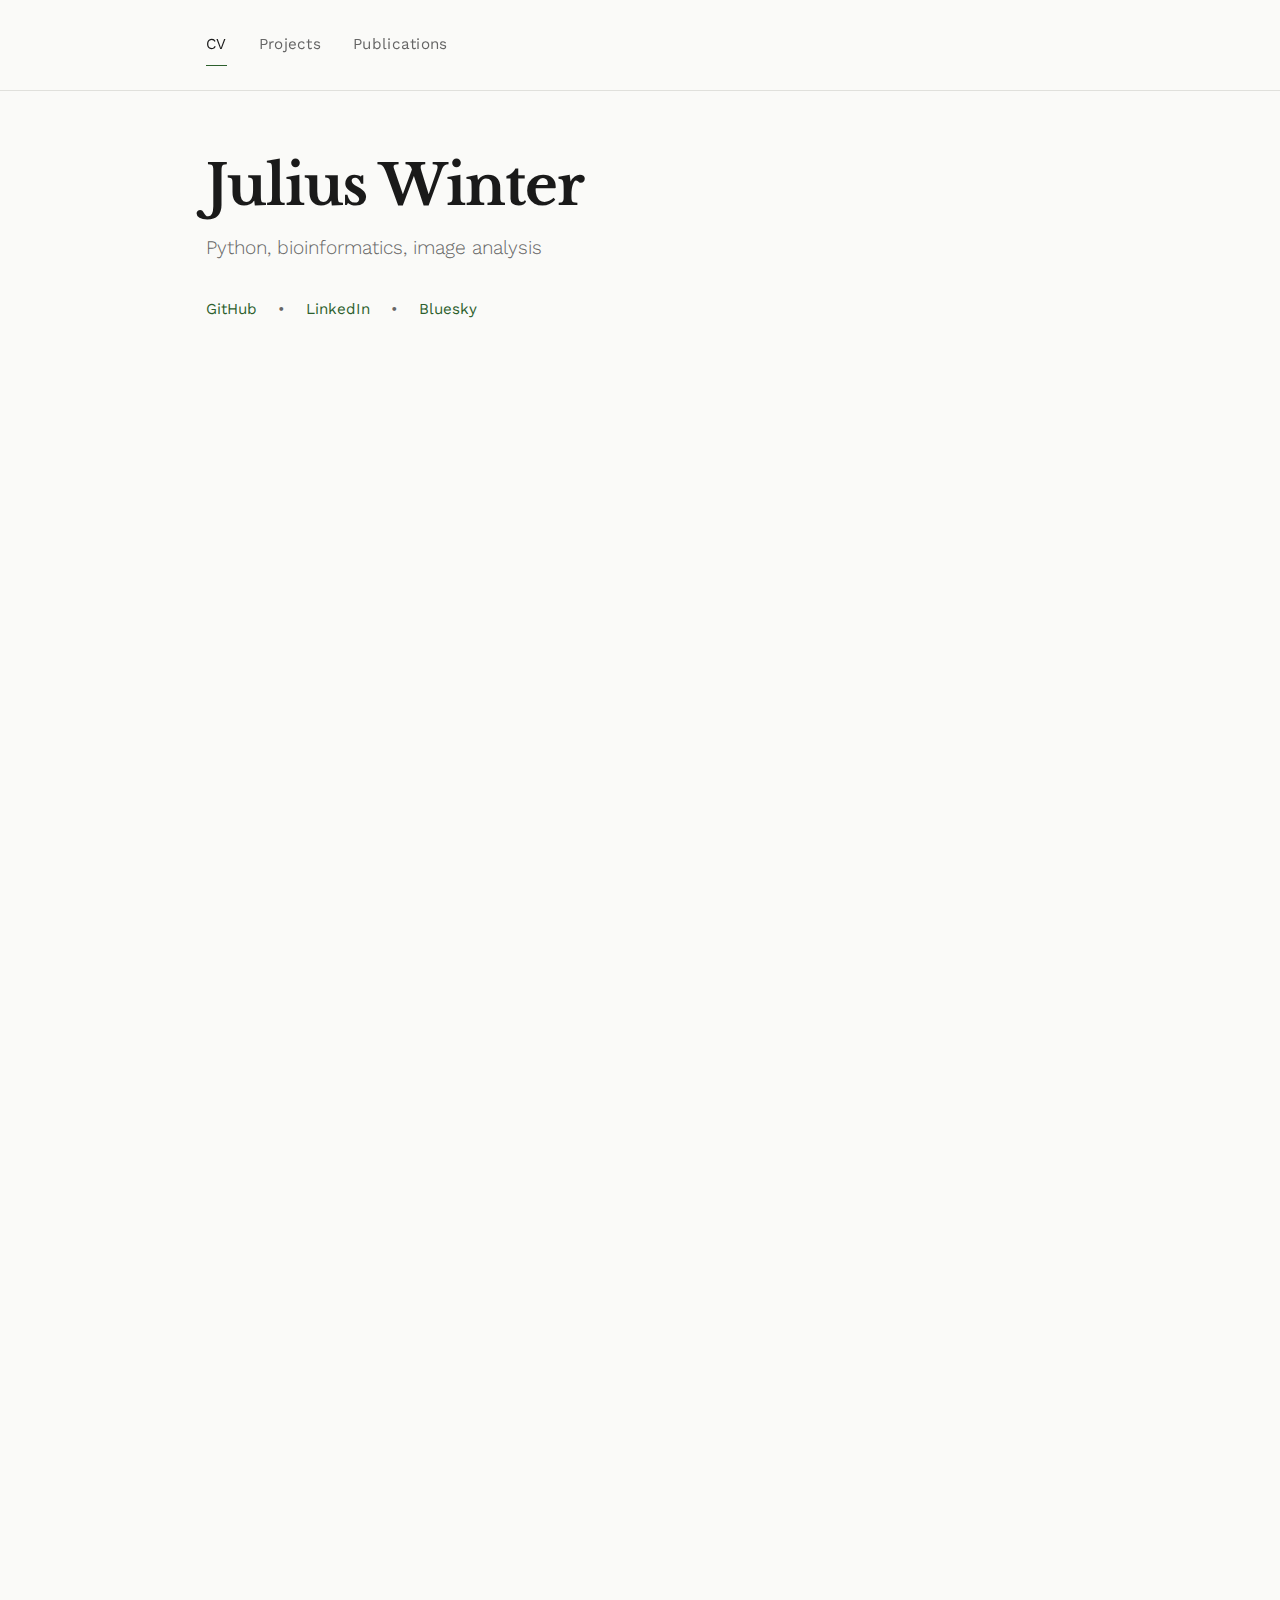
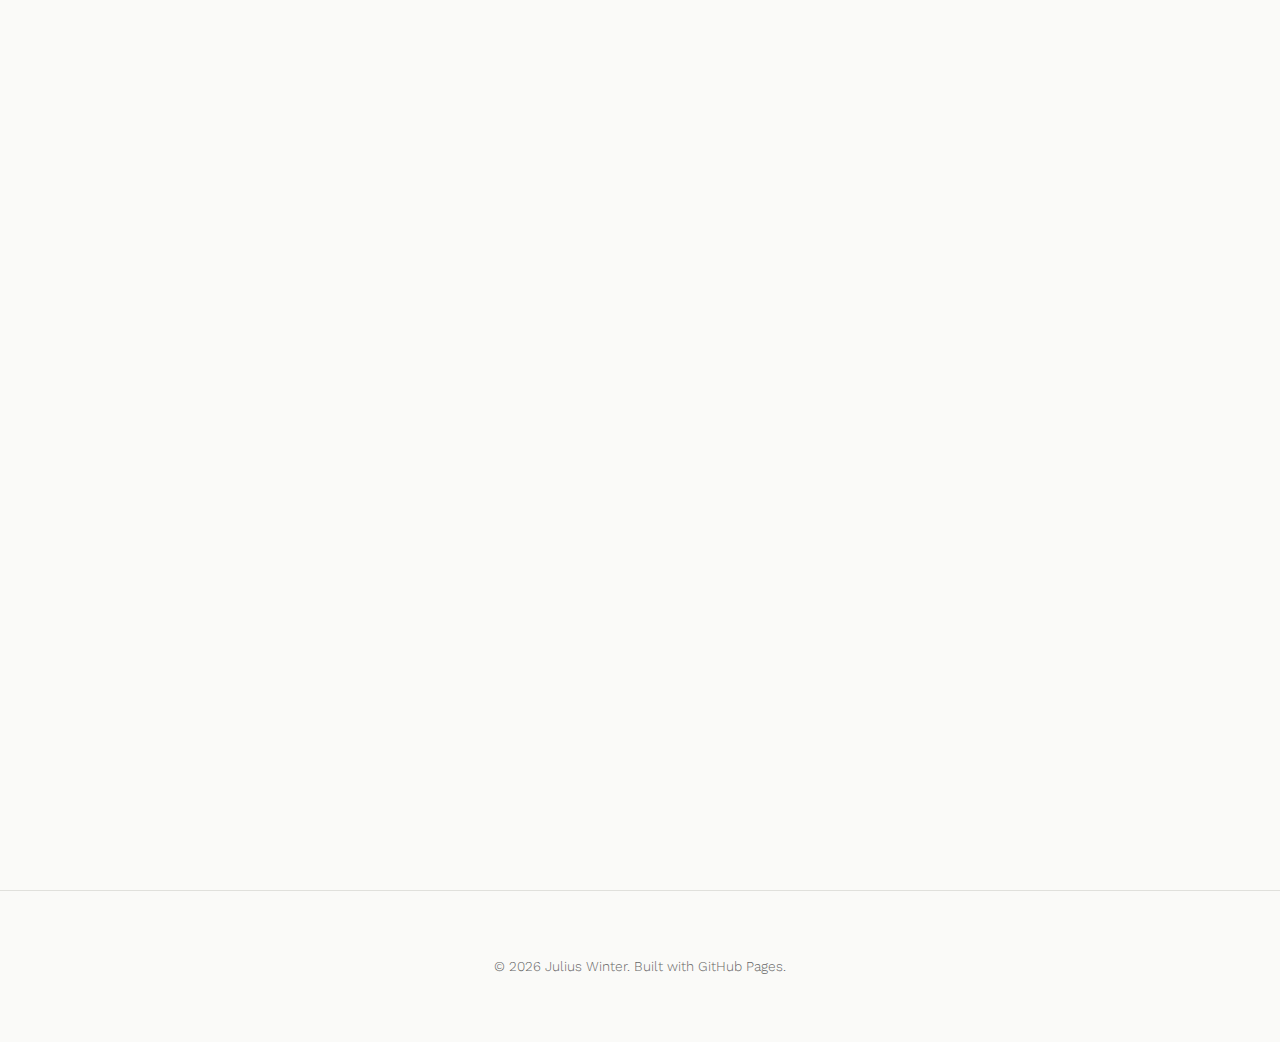
<file: index.html>
<!DOCTYPE html>
<html lang="en">
<head>
    <meta charset="UTF-8">
    <meta name="viewport" content="width=device-width, initial-scale=1.0">
    <title>Julius Winter</title>
    <link rel="stylesheet" href="styles.css">
    <link href="https://fonts.googleapis.com/css2?family=Libre+Baskerville:wght@400;700&family=Work+Sans:wght@300;400;500&display=swap" rel="stylesheet">
</head>
<body>
    <nav class="nav">
        <div class="nav-content">
            <a href="index.html" class="nav-link active">CV</a>
            <a href="projects.html" class="nav-link">Projects</a>
            <a href="publications.html" class="nav-link">Publications</a>
        </div>
    </nav>

    <main class="container">
        <header class="hero">
            <h1 class="name">Julius Winter</h1>
            <p class="tagline">Python, bioinformatics, image analysis</p>
            <div class="contact">
                <a href="https://github.com/julius-winter" target="_blank">GitHub</a>
                <span class="separator">•</span>
                <a href="www.linkedin.com/in/julius-winter" target="_blank">LinkedIn</a>
                <span class="separator">•</span>
                <a href="https://bsky.app/profile/julius-w.bsky.social" target="_blank">Bluesky</a>
            </div>
        </header>

        <section class="section">
            <h2 class="section-title">About</h2>
            <p class="about-text">
                Hi, I'm a computational biologist at the Swiss Institute of Bioinformatics, building the Swiss Pathogen Surveillance platform and supporting 
                Swiss medtech and biotech with their data analysis needs. Such as the development of AI tools for 
                Bio-Techne's Lunaphore and the UNIGE startup AnestheMate.
            </p>
        </section>

        <section class="section">
            <h2 class="section-title">Experience</h2>
            <div class="timeline">
                <div class="timeline-item">
                    <div class="timeline-date">2024 - Present</div>
                    <div class="timeline-content">
                        <h3 class="timeline-title">Computational Biologist</h3>
                        <p class="timeline-org">Swiss Institute of Bioinformatics</p>
                        <p class="timeline-desc">Developing the Swiss Pathogen Surveillance platform and supporting Swiss startups with
                            their data analysis and product development needs.
                        </p>
                    </div>
                </div>
                <div class="timeline-item">
                    <div class="timeline-date">2019 - 2024</div>
                    <div class="timeline-content">
                        <h3 class="timeline-title">Doctoral researcher</h3>
                        <p class="timeline-org">École Polytechnique Fédérale de Lausanne</p>
                        <p class="timeline-desc">Researching mitchondrial dynamics using super-resolution live-cell microscopy, 
                            developing cell patterning workflows for standardized mitochondrial movement tracking.
                        </p>
                    </div>
                </div>
                <!-- Add more timeline items as needed -->
            </div>
        </section>

        <section class="section">
            <h2 class="section-title">Education</h2>
            <div class="timeline">
                <div class="timeline-item">
                    <div class="timeline-date">2019 - 2024</div>
                    <div class="timeline-content">
                        <h3 class="timeline-title">PhD in biotechnology</h3>
                        <p class="timeline-org">École Polytechnique Fédérale de Lausanne</p>
                        <p class="timeline-desc">Teaching, student supervision, student representative</p>
                    </div>
                </div>
                <!-- Add more education items as needed -->
            </div>
        </section>

        <section class="section">
            <h2 class="section-title">Skills</h2>
            <div class="skills-grid">
                <div class="skill-category">
                    <h3 class="skill-category-title">Technical</h3>
                    <div class="skill-tags">
                        <span class="skill-tag">Python</span>
                        <span class="skill-tag">Bash</span>
                        <!-- Add your skills -->
                    </div>
                </div>
                <div class="skill-category">
                    <h3 class="skill-category-title">Tools</h3>
                    <div class="skill-tags">
                        <span class="skill-tag">Git</span>
                        <span class="skill-tag">Docker</span>
                        <span class="skill-tag">Nextflow</span>
                        <!-- Add your tools -->
                    </div>
                </div>
            </div>
        </section>

        <section class="section highlight-section">
            <h2 class="section-title">Featured Work</h2>
            <div class="featured-grid">
                <a href="projects.html" class="featured-card">
                    <h3 class="featured-title">Recent Projects</h3>
                    <p class="featured-desc">Explore my portfolio of technical work and creative projects.</p>
                    <span class="featured-arrow">→</span>
                </a>
                <a href="publications.html" class="featured-card">
                    <h3 class="featured-title">Publications</h3>
                    <p class="featured-desc">Academic papers, articles, and research contributions.</p>
                    <span class="featured-arrow">→</span>
                </a>
            </div>
        </section>
    </main>

    <footer class="footer">
        <p>&copy; 2026 Julius Winter. Built with GitHub Pages.</p>
    </footer>
</body>
</html>
</file>
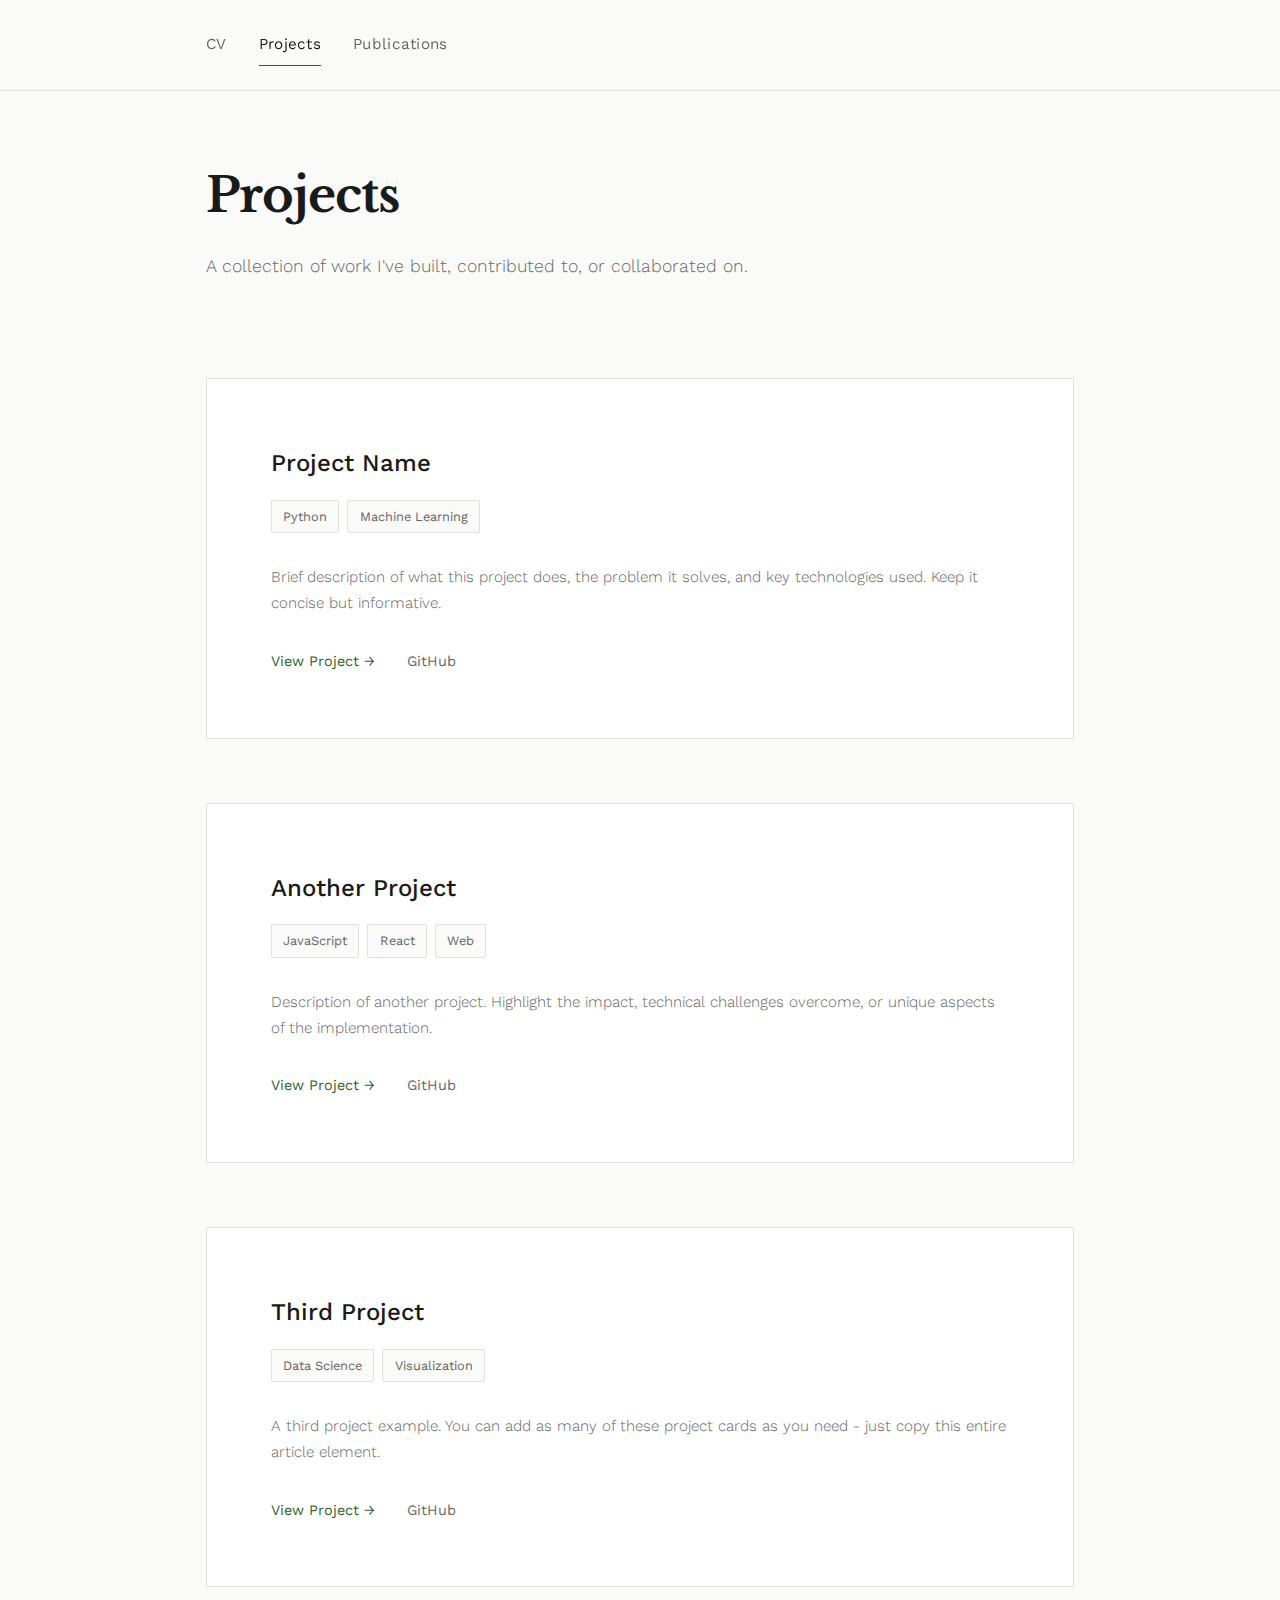
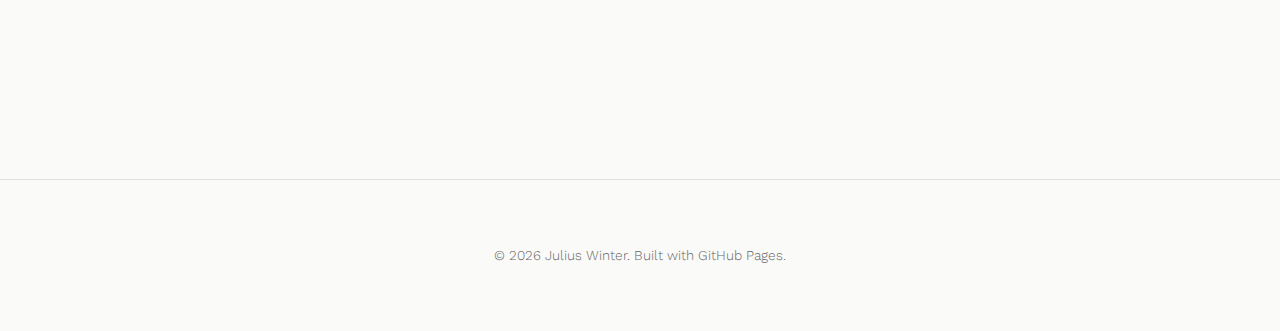
<file: projects.html>
<!DOCTYPE html>
<html lang="en">
<head>
    <meta charset="UTF-8">
    <meta name="viewport" content="width=device-width, initial-scale=1.0">
    <title>Projects - Your Name</title>
    <link rel="stylesheet" href="styles.css">
    <link href="https://fonts.googleapis.com/css2?family=Libre+Baskerville:wght@400;700&family=Work+Sans:wght@300;400;500&display=swap" rel="stylesheet">
</head>
<body>
    <nav class="nav">
        <div class="nav-content">
            <a href="index.html" class="nav-link">CV</a>
            <a href="projects.html" class="nav-link active">Projects</a>
            <a href="publications.html" class="nav-link">Publications</a>
        </div>
    </nav>

    <main class="container">
        <header class="page-header">
            <h1 class="page-title">Projects</h1>
            <p class="page-subtitle">A collection of work I've built, contributed to, or collaborated on.</p>
        </header>

        <div class="projects-grid">
            <!-- Project Card Template -->
            <article class="project-card">
                <div class="project-header">
                    <h2 class="project-title">Project Name</h2>
                    <div class="project-tags">
                        <span class="tag">Python</span>
                        <span class="tag">Machine Learning</span>
                    </div>
                </div>
                <p class="project-description">
                    Brief description of what this project does, the problem it solves, and key technologies used. 
                    Keep it concise but informative.
                </p>
                <div class="project-links">
                    <a href="#" class="project-link" target="_blank">View Project →</a>
                    <a href="#" class="project-link secondary" target="_blank">GitHub</a>
                </div>
            </article>

            <article class="project-card">
                <div class="project-header">
                    <h2 class="project-title">Another Project</h2>
                    <div class="project-tags">
                        <span class="tag">JavaScript</span>
                        <span class="tag">React</span>
                        <span class="tag">Web</span>
                    </div>
                </div>
                <p class="project-description">
                    Description of another project. Highlight the impact, technical challenges overcome, or unique 
                    aspects of the implementation.
                </p>
                <div class="project-links">
                    <a href="#" class="project-link" target="_blank">View Project →</a>
                    <a href="#" class="project-link secondary" target="_blank">GitHub</a>
                </div>
            </article>

            <article class="project-card">
                <div class="project-header">
                    <h2 class="project-title">Third Project</h2>
                    <div class="project-tags">
                        <span class="tag">Data Science</span>
                        <span class="tag">Visualization</span>
                    </div>
                </div>
                <p class="project-description">
                    A third project example. You can add as many of these project cards as you need - just copy 
                    this entire article element.
                </p>
                <div class="project-links">
                    <a href="#" class="project-link" target="_blank">View Project →</a>
                    <a href="#" class="project-link secondary" target="_blank">GitHub</a>
                </div>
            </article>

            <!-- Add more project cards by copying the article.project-card structure above -->

        </div>
    </main>

    <footer class="footer">
        <p>&copy; 2026 Julius Winter. Built with GitHub Pages.</p>
    </footer>
</body>
</html>
</file>
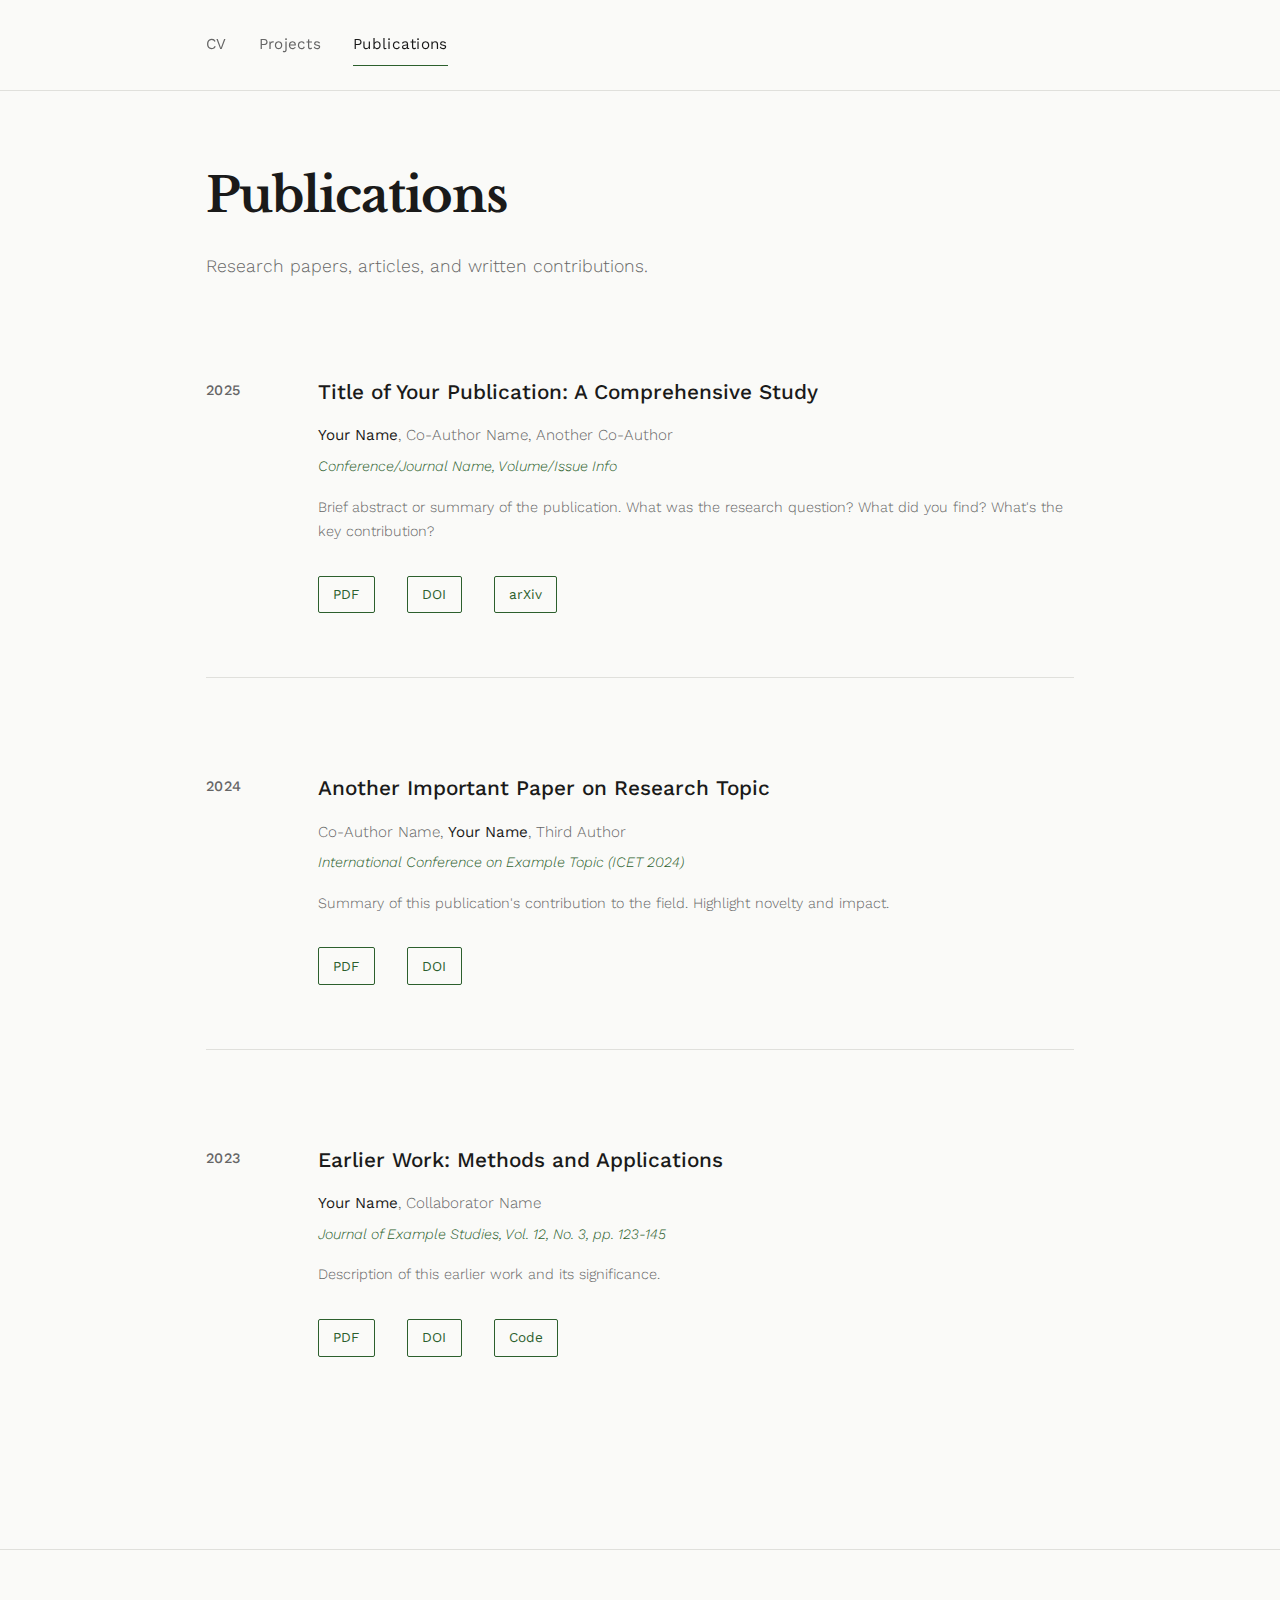
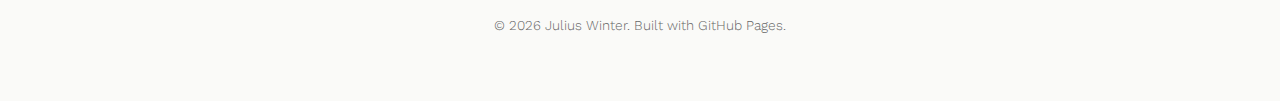
<file: publications.html>
<!DOCTYPE html>
<html lang="en">
<head>
    <meta charset="UTF-8">
    <meta name="viewport" content="width=device-width, initial-scale=1.0">
    <title>Publications - Your Name</title>
    <link rel="stylesheet" href="styles.css">
    <link href="https://fonts.googleapis.com/css2?family=Libre+Baskerville:wght@400;700&family=Work+Sans:wght@300;400;500&display=swap" rel="stylesheet">
</head>
<body>
    <nav class="nav">
        <div class="nav-content">
            <a href="index.html" class="nav-link">CV</a>
            <a href="projects.html" class="nav-link">Projects</a>
            <a href="publications.html" class="nav-link active">Publications</a>
        </div>
    </nav>

    <main class="container">
        <header class="page-header">
            <h1 class="page-title">Publications</h1>
            <p class="page-subtitle">Research papers, articles, and written contributions.</p>
        </header>

        <div class="publications-list">
            <!-- Publication Item Template -->
            <article class="publication-item">
                <div class="publication-year">2025</div>
                <div class="publication-content">
                    <h2 class="publication-title">Title of Your Publication: A Comprehensive Study</h2>
                    <p class="publication-authors">
                        <strong>Your Name</strong>, Co-Author Name, Another Co-Author
                    </p>
                    <p class="publication-venue">
                        Conference/Journal Name, Volume/Issue Info
                    </p>
                    <p class="publication-abstract">
                        Brief abstract or summary of the publication. What was the research question? What did you find? 
                        What's the key contribution?
                    </p>
                    <div class="publication-links">
                        <a href="#" class="pub-link" target="_blank">PDF</a>
                        <a href="#" class="pub-link" target="_blank">DOI</a>
                        <a href="#" class="pub-link" target="_blank">arXiv</a>
                    </div>
                </div>
            </article>

            <article class="publication-item">
                <div class="publication-year">2024</div>
                <div class="publication-content">
                    <h2 class="publication-title">Another Important Paper on Research Topic</h2>
                    <p class="publication-authors">
                        Co-Author Name, <strong>Your Name</strong>, Third Author
                    </p>
                    <p class="publication-venue">
                        International Conference on Example Topic (ICET 2024)
                    </p>
                    <p class="publication-abstract">
                        Summary of this publication's contribution to the field. Highlight novelty and impact.
                    </p>
                    <div class="publication-links">
                        <a href="#" class="pub-link" target="_blank">PDF</a>
                        <a href="#" class="pub-link" target="_blank">DOI</a>
                    </div>
                </div>
            </article>

            <article class="publication-item">
                <div class="publication-year">2023</div>
                <div class="publication-content">
                    <h2 class="publication-title">Earlier Work: Methods and Applications</h2>
                    <p class="publication-authors">
                        <strong>Your Name</strong>, Collaborator Name
                    </p>
                    <p class="publication-venue">
                        Journal of Example Studies, Vol. 12, No. 3, pp. 123-145
                    </p>
                    <p class="publication-abstract">
                        Description of this earlier work and its significance.
                    </p>
                    <div class="publication-links">
                        <a href="#" class="pub-link" target="_blank">PDF</a>
                        <a href="#" class="pub-link" target="_blank">DOI</a>
                        <a href="#" class="pub-link" target="_blank">Code</a>
                    </div>
                </div>
            </article>

            <!-- Add more publications by copying the article.publication-item structure above -->

        </div>
    </main>

    <footer class="footer">
        <p>&copy; 2026 Julius Winter. Built with GitHub Pages.</p>
    </footer>
</body>
</html>
</file>
<file: styles.css>
:root {
    /* Color Palette - Refined minimalist */
    --color-bg: #fafaf8;
    --color-text: #1a1a1a;
    --color-text-muted: #666666;
    --color-accent: #2c5f2d;
    --color-accent-light: #4a7c59;
    --color-border: #e0e0dc;
    --color-card-bg: #ffffff;
    
    /* Typography */
    --font-display: 'Libre Baskerville', serif;
    --font-body: 'Work Sans', sans-serif;
    
    /* Spacing */
    --space-xs: 0.5rem;
    --space-sm: 1rem;
    --space-md: 2rem;
    --space-lg: 4rem;
    --space-xl: 6rem;
    
    /* Layout */
    --max-width: 900px;
    --border-radius: 2px;
}

* {
    margin: 0;
    padding: 0;
    box-sizing: border-box;
}

body {
    font-family: var(--font-body);
    font-size: 16px;
    line-height: 1.7;
    color: var(--color-text);
    background-color: var(--color-bg);
    font-weight: 300;
    -webkit-font-smoothing: antialiased;
    -moz-osx-font-smoothing: grayscale;
}

/* Navigation */
.nav {
    position: sticky;
    top: 0;
    background-color: rgba(250, 250, 248, 0.95);
    backdrop-filter: blur(10px);
    border-bottom: 1px solid var(--color-border);
    z-index: 100;
    animation: slideDown 0.6s ease-out;
}

@keyframes slideDown {
    from {
        transform: translateY(-100%);
        opacity: 0;
    }
    to {
        transform: translateY(0);
        opacity: 1;
    }
}

.nav-content {
    max-width: var(--max-width);
    margin: 0 auto;
    padding: var(--space-md) var(--space-sm);
    display: flex;
    gap: var(--space-md);
}

.nav-link {
    font-family: var(--font-body);
    font-size: 0.95rem;
    font-weight: 400;
    text-decoration: none;
    color: var(--color-text-muted);
    transition: color 0.3s ease;
    position: relative;
    letter-spacing: 0.02em;
}

.nav-link:hover {
    color: var(--color-text);
}

.nav-link.active {
    color: var(--color-text);
}

.nav-link.active::after {
    content: '';
    position: absolute;
    bottom: -0.5rem;
    left: 0;
    width: 100%;
    height: 1px;
    background-color: var(--color-accent);
    animation: expandWidth 0.4s ease-out;
}

@keyframes expandWidth {
    from {
        width: 0;
    }
    to {
        width: 100%;
    }
}

/* Container */
.container {
    max-width: var(--max-width);
    margin: 0 auto;
    padding: var(--space-lg) var(--space-sm) var(--space-xl);
}

/* Hero Section */
.hero {
    margin-bottom: var(--space-xl);
    animation: fadeInUp 0.8s ease-out;
}

@keyframes fadeInUp {
    from {
        opacity: 0;
        transform: translateY(30px);
    }
    to {
        opacity: 1;
        transform: translateY(0);
    }
}

.name {
    font-family: var(--font-display);
    font-size: 3.5rem;
    font-weight: 700;
    line-height: 1.1;
    margin-bottom: var(--space-sm);
    color: var(--color-text);
    letter-spacing: -0.02em;
}

.tagline {
    font-family: var(--font-body);
    font-size: 1.2rem;
    font-weight: 300;
    color: var(--color-text-muted);
    margin-bottom: var(--space-md);
}

.contact {
    font-family: var(--font-body);
    font-size: 0.95rem;
    font-weight: 400;
}

.contact a {
    color: var(--color-accent);
    text-decoration: none;
    transition: color 0.3s ease;
}

.contact a:hover {
    color: var(--color-accent-light);
}

.separator {
    margin: 0 var(--space-sm);
    color: var(--color-text-muted);
}

/* Sections */
.section {
    margin-bottom: var(--space-xl);
    opacity: 0;
    animation: fadeIn 0.8s ease-out forwards;
}

.section:nth-child(2) { animation-delay: 0.1s; }
.section:nth-child(3) { animation-delay: 0.2s; }
.section:nth-child(4) { animation-delay: 0.3s; }
.section:nth-child(5) { animation-delay: 0.4s; }
.section:nth-child(6) { animation-delay: 0.5s; }

@keyframes fadeIn {
    from {
        opacity: 0;
        transform: translateY(20px);
    }
    to {
        opacity: 1;
        transform: translateY(0);
    }
}

.section-title {
    font-family: var(--font-display);
    font-size: 1.8rem;
    font-weight: 700;
    margin-bottom: var(--space-md);
    color: var(--color-text);
    letter-spacing: -0.01em;
}

.about-text {
    font-size: 1.1rem;
    line-height: 1.8;
    color: var(--color-text);
    max-width: 700px;
}

/* Timeline */
.timeline {
    display: flex;
    flex-direction: column;
    gap: var(--space-lg);
}

.timeline-item {
    display: grid;
    grid-template-columns: 150px 1fr;
    gap: var(--space-md);
    position: relative;
}

.timeline-item::before {
    content: '';
    position: absolute;
    left: 140px;
    top: 0.5rem;
    bottom: -2rem;
    width: 1px;
    background-color: var(--color-border);
}

.timeline-item:last-child::before {
    display: none;
}

.timeline-date {
    font-family: var(--font-body);
    font-size: 0.9rem;
    font-weight: 400;
    color: var(--color-text-muted);
    letter-spacing: 0.03em;
}

.timeline-title {
    font-family: var(--font-body);
    font-size: 1.2rem;
    font-weight: 500;
    margin-bottom: var(--space-xs);
    color: var(--color-text);
}

.timeline-org {
    font-size: 1rem;
    font-weight: 400;
    color: var(--color-accent);
    margin-bottom: var(--space-sm);
}

.timeline-desc {
    font-size: 0.95rem;
    line-height: 1.7;
    color: var(--color-text-muted);
}

/* Skills */
.skills-grid {
    display: grid;
    grid-template-columns: repeat(auto-fit, minmax(250px, 1fr));
    gap: var(--space-md);
}

.skill-category-title {
    font-family: var(--font-body);
    font-size: 1.1rem;
    font-weight: 500;
    margin-bottom: var(--space-sm);
    color: var(--color-text);
}

.skill-tags {
    display: flex;
    flex-wrap: wrap;
    gap: var(--space-xs);
}

.skill-tag {
    font-size: 0.85rem;
    padding: 0.4rem 0.9rem;
    background-color: var(--color-card-bg);
    border: 1px solid var(--color-border);
    border-radius: var(--border-radius);
    color: var(--color-text);
    font-weight: 400;
    transition: all 0.3s ease;
}

.skill-tag:hover {
    border-color: var(--color-accent);
    transform: translateY(-2px);
}

/* Highlight Section */
.highlight-section {
    background-color: var(--color-card-bg);
    border: 1px solid var(--color-border);
    padding: var(--space-lg);
    margin-top: var(--space-xl);
}

.featured-grid {
    display: grid;
    grid-template-columns: repeat(auto-fit, minmax(280px, 1fr));
    gap: var(--space-md);
}

.featured-card {
    text-decoration: none;
    color: inherit;
    padding: var(--space-md);
    border: 1px solid var(--color-border);
    background-color: var(--color-bg);
    transition: all 0.3s ease;
    position: relative;
    overflow: hidden;
}

.featured-card::before {
    content: '';
    position: absolute;
    top: 0;
    left: 0;
    width: 0;
    height: 2px;
    background-color: var(--color-accent);
    transition: width 0.4s ease;
}

.featured-card:hover::before {
    width: 100%;
}

.featured-card:hover {
    border-color: var(--color-accent);
    transform: translateY(-4px);
}

.featured-title {
    font-family: var(--font-body);
    font-size: 1.2rem;
    font-weight: 500;
    margin-bottom: var(--space-xs);
    color: var(--color-text);
}

.featured-desc {
    font-size: 0.9rem;
    color: var(--color-text-muted);
    margin-bottom: var(--space-sm);
    line-height: 1.6;
}

.featured-arrow {
    font-size: 1.5rem;
    color: var(--color-accent);
    transition: transform 0.3s ease;
    display: inline-block;
}

.featured-card:hover .featured-arrow {
    transform: translateX(5px);
}

/* Page Header (for Projects and Publications pages) */
.page-header {
    margin-bottom: var(--space-xl);
    animation: fadeInUp 0.8s ease-out;
}

.page-title {
    font-family: var(--font-display);
    font-size: 3rem;
    font-weight: 700;
    margin-bottom: var(--space-sm);
    color: var(--color-text);
    letter-spacing: -0.02em;
}

.page-subtitle {
    font-size: 1.1rem;
    font-weight: 300;
    color: var(--color-text-muted);
}

/* Projects Grid */
.projects-grid {
    display: grid;
    gap: var(--space-lg);
}

.project-card {
    padding: var(--space-lg);
    background-color: var(--color-card-bg);
    border: 1px solid var(--color-border);
    transition: all 0.3s ease;
    animation: fadeIn 0.6s ease-out backwards;
}

.project-card:nth-child(1) { animation-delay: 0.1s; }
.project-card:nth-child(2) { animation-delay: 0.2s; }
.project-card:nth-child(3) { animation-delay: 0.3s; }
.project-card:nth-child(n+4) { animation-delay: 0.4s; }

.project-card:hover {
    border-color: var(--color-accent);
    transform: translateX(5px);
}

.project-header {
    margin-bottom: var(--space-md);
}

.project-title {
    font-family: var(--font-body);
    font-size: 1.5rem;
    font-weight: 500;
    margin-bottom: var(--space-sm);
    color: var(--color-text);
}

.project-tags {
    display: flex;
    flex-wrap: wrap;
    gap: var(--space-xs);
}

.tag {
    font-size: 0.8rem;
    padding: 0.3rem 0.7rem;
    background-color: var(--color-bg);
    border: 1px solid var(--color-border);
    border-radius: var(--border-radius);
    color: var(--color-text-muted);
    font-weight: 400;
}

.project-description {
    font-size: 0.95rem;
    line-height: 1.7;
    color: var(--color-text-muted);
    margin-bottom: var(--space-md);
}

.project-links {
    display: flex;
    gap: var(--space-md);
}

.project-link {
    font-size: 0.9rem;
    font-weight: 400;
    color: var(--color-accent);
    text-decoration: none;
    transition: all 0.3s ease;
    position: relative;
}

.project-link::after {
    content: '';
    position: absolute;
    bottom: -2px;
    left: 0;
    width: 0;
    height: 1px;
    background-color: var(--color-accent);
    transition: width 0.3s ease;
}

.project-link:hover::after {
    width: 100%;
}

.project-link.secondary {
    color: var(--color-text-muted);
}

.project-link.secondary::after {
    background-color: var(--color-text-muted);
}

/* Publications List */
.publications-list {
    display: flex;
    flex-direction: column;
    gap: var(--space-xl);
}

.publication-item {
    display: grid;
    grid-template-columns: 80px 1fr;
    gap: var(--space-md);
    padding-bottom: var(--space-lg);
    border-bottom: 1px solid var(--color-border);
    animation: fadeIn 0.6s ease-out backwards;
}

.publication-item:nth-child(1) { animation-delay: 0.1s; }
.publication-item:nth-child(2) { animation-delay: 0.2s; }
.publication-item:nth-child(3) { animation-delay: 0.3s; }
.publication-item:nth-child(n+4) { animation-delay: 0.4s; }

.publication-item:last-child {
    border-bottom: none;
    padding-bottom: 0;
}

.publication-year {
    font-family: var(--font-body);
    font-size: 0.9rem;
    font-weight: 500;
    color: var(--color-text-muted);
    letter-spacing: 0.03em;
}

.publication-title {
    font-family: var(--font-body);
    font-size: 1.3rem;
    font-weight: 500;
    margin-bottom: var(--space-sm);
    color: var(--color-text);
    line-height: 1.4;
}

.publication-authors {
    font-size: 0.95rem;
    color: var(--color-text-muted);
    margin-bottom: 0.3rem;
}

.publication-authors strong {
    color: var(--color-text);
    font-weight: 400;
}

.publication-venue {
    font-size: 0.9rem;
    color: var(--color-accent);
    font-style: italic;
    margin-bottom: var(--space-sm);
}

.publication-abstract {
    font-size: 0.9rem;
    line-height: 1.7;
    color: var(--color-text-muted);
    margin-bottom: var(--space-md);
}

.publication-links {
    display: flex;
    gap: var(--space-md);
}

.pub-link {
    font-size: 0.85rem;
    font-weight: 400;
    color: var(--color-accent);
    text-decoration: none;
    padding: 0.4rem 0.9rem;
    border: 1px solid var(--color-accent);
    border-radius: var(--border-radius);
    transition: all 0.3s ease;
}

.pub-link:hover {
    background-color: var(--color-accent);
    color: var(--color-bg);
}

/* Footer */
.footer {
    text-align: center;
    padding: var(--space-lg) var(--space-sm);
    border-top: 1px solid var(--color-border);
    margin-top: var(--space-xl);
    font-size: 0.85rem;
    color: var(--color-text-muted);
}

/* Responsive Design */
@media (max-width: 768px) {
    :root {
        --space-lg: 3rem;
        --space-xl: 4rem;
    }
    
    .name {
        font-size: 2.5rem;
    }
    
    .page-title {
        font-size: 2.2rem;
    }
    
    .timeline-item {
        grid-template-columns: 1fr;
        gap: var(--space-xs);
    }
    
    .timeline-item::before {
        display: none;
    }
    
    .publication-item {
        grid-template-columns: 1fr;
        gap: var(--space-xs);
    }
    
    .publication-year {
        margin-bottom: var(--space-xs);
    }
    
    .nav-content {
        gap: var(--space-md);
    }
    
    .contact {
        display: flex;
        flex-direction: column;
        gap: 0.5rem;
    }
    
    .separator {
        display: none;
    }
}

@media (max-width: 480px) {
    .name {
        font-size: 2rem;
    }
    
    .page-title {
        font-size: 1.8rem;
    }
    
    .featured-grid {
        grid-template-columns: 1fr;
    }
}
</file>
